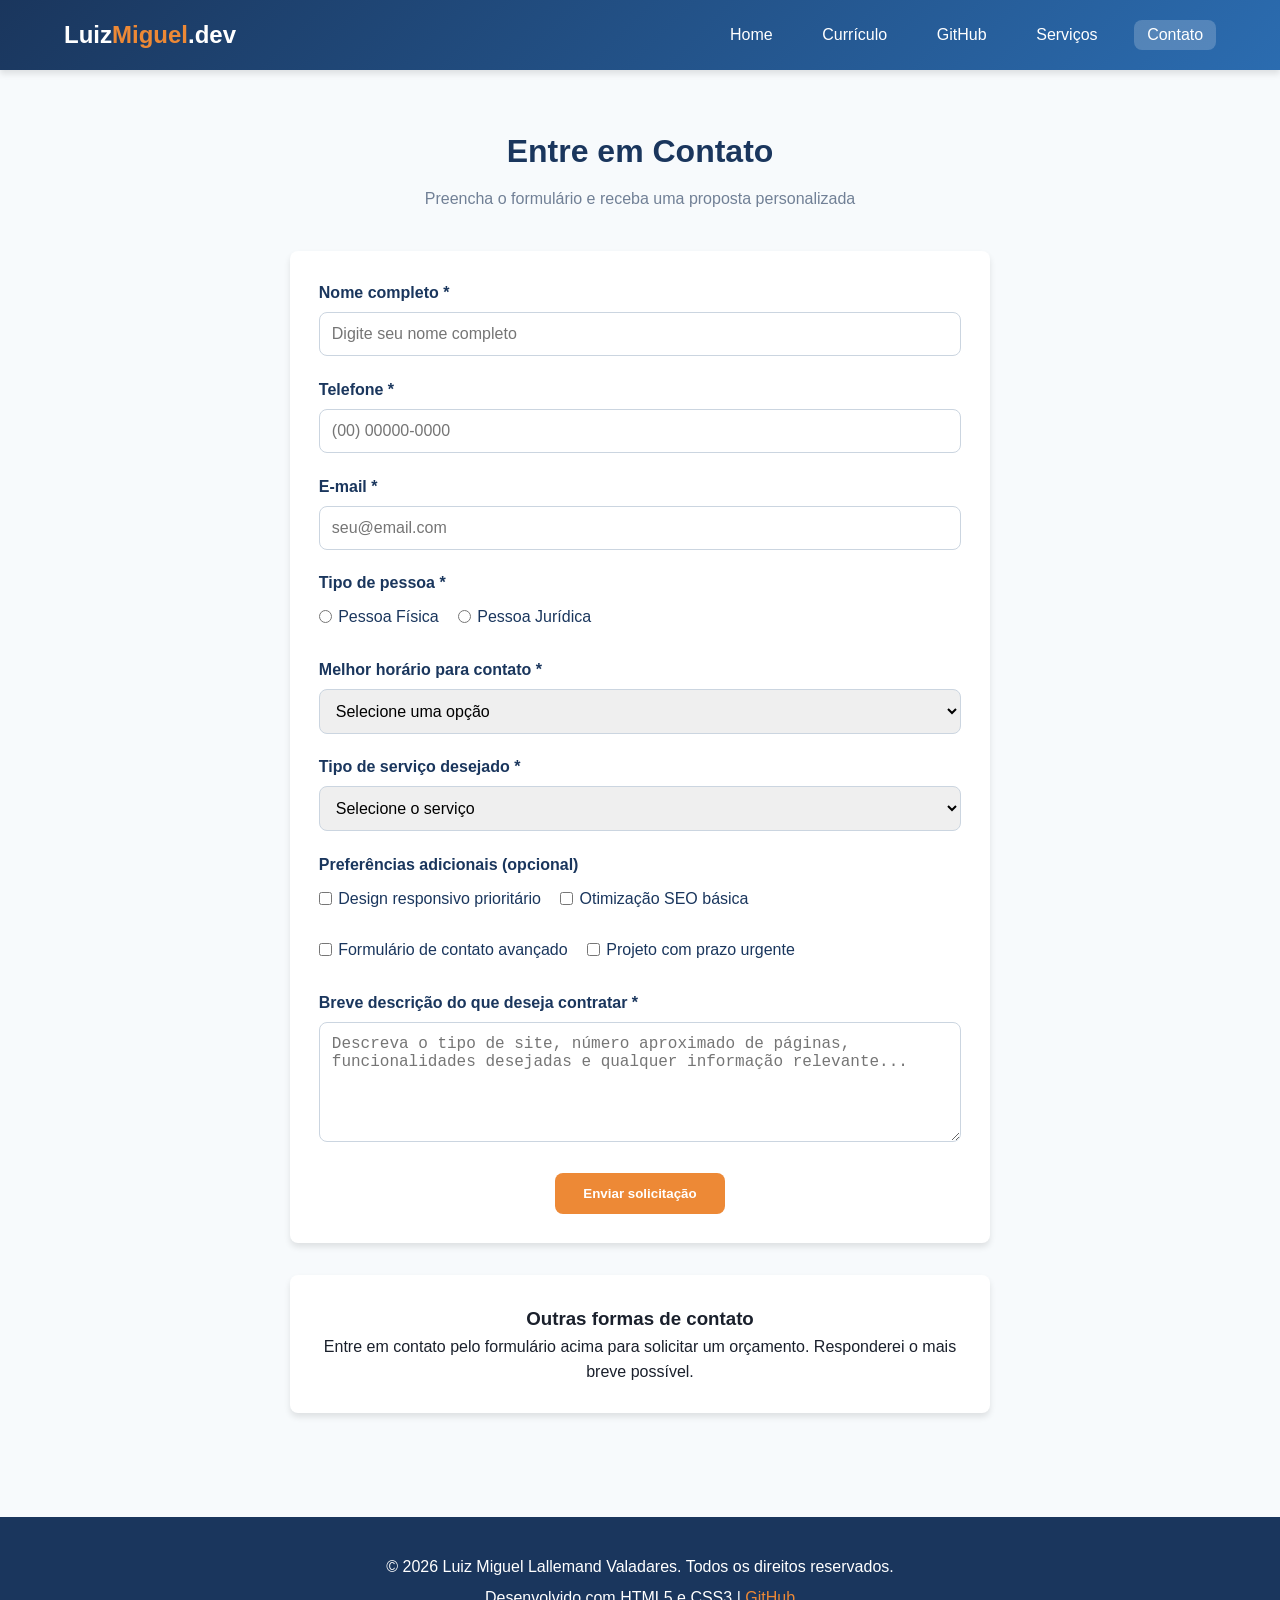
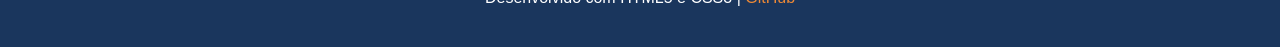
<file: contato.html>
<!DOCTYPE html>
<html lang="pt-BR">
<head>
    <meta charset="UTF-8">
    <meta name="viewport" content="width=device-width, initial-scale=1.0">
    <meta name="description" content="Entre em contato com Luiz Miguel Lallemand Valadares - Solicite orçamento de site">
    <title>Contato | Luiz Miguel Lallemand Valadares</title>
    <link rel="stylesheet" href="styles.css">
</head>
<body>
    <header>
        <div class="container header-content">
            <a href="index.html" class="logo">Luiz<span>Miguel</span>.dev</a>
            <nav>
                <ul>
                    <li><a href="index.html">Home</a></li>
                    <li><a href="curriculo.html">Currículo</a></li>
                    <li><a href="github.html">GitHub</a></li>
                    <li><a href="servicos.html">Serviços</a></li>
                    <li><a href="contato.html" class="active">Contato</a></li>
                </ul>
            </nav>
        </div>
    </header>

    <section>
        <div class="container">
            <h2 class="section-title">Entre em Contato</h2>
            <p class="section-subtitle">Preencha o formulário e receba uma proposta personalizada</p>

            <div class="card" style="max-width: 700px; margin: 0 auto;">
                <form action="#" method="post" onsubmit="event.preventDefault(); alert('Formulário enviado com sucesso! (simulação)');">
                    
                    <div class="form-group">
                        <label for="nome">Nome completo *</label>
                        <input type="text" id="nome" name="nome" placeholder="Digite seu nome completo" required>
                    </div>

                    <div class="form-group">
                        <label for="telefone">Telefone *</label>
                        <input type="tel" id="telefone" name="telefone" placeholder="(00) 00000-0000" required>
                    </div>

                    <div class="form-group">
                        <label for="email">E-mail *</label>
                        <input type="email" id="email" name="email" placeholder="seu@email.com" required>
                    </div>

                    <div class="form-group">
                        <label>Tipo de pessoa *</label>
                        <div class="radio-group">
                            <label>
                                <input type="radio" name="tipo_pessoa" value="fisica" required>
                                Pessoa Física
                            </label>
                            <label>
                                <input type="radio" name="tipo_pessoa" value="juridica">
                                Pessoa Jurídica
                            </label>
                        </div>
                    </div>

                    <div class="form-group">
                        <label for="horario">Melhor horário para contato *</label>
                        <select id="horario" name="horario" required>
                            <option value="" disabled selected>Selecione uma opção</option>
                            <option value="manha">Manhã (08h – 12h)</option>
                            <option value="tarde">Tarde (13h – 18h)</option>
                            <option value="noite">Noite (18h – 21h)</option>
                            <option value="qualquer">Qualquer horário</option>
                        </select>
                    </div>

                    <div class="form-group">
                        <label for="servico">Tipo de serviço desejado *</label>
                        <select id="servico" name="servico" required>
                            <option value="" disabled selected>Selecione o serviço</option>
                            <option value="estatica-1-2">Site estático (1 a 2 páginas)</option>
                            <option value="estatica-3-5">Site estático (3 a 5 páginas)</option>
                            <option value="estatica-mais5">Site estático (mais de 5 páginas)</option>
                            <option value="dinamica">Página / site dinâmico</option>
                            <option value="avancado">Site avançado</option>
                            <option value="outro">Outro / Não sei ainda</option>
                        </select>
                    </div>

                    <div class="form-group">
                        <label>Preferências adicionais (opcional)</label>
                        <div class="checkbox-group">
                            <label>
                                <input type="checkbox" name="preferencias" value="responsivo">
                                Design responsivo prioritário
                            </label>
                            <label>
                                <input type="checkbox" name="preferencias" value="seo">
                                Otimização SEO básica
                            </label>
                            <label>
                                <input type="checkbox" name="preferencias" value="formulario">
                                Formulário de contato avançado
                            </label>
                            <label>
                                <input type="checkbox" name="preferencias" value="urgente">
                                Projeto com prazo urgente
                            </label>
                        </div>
                    </div>

                    <div class="form-group">
                        <label for="descricao">Breve descrição do que deseja contratar *</label>
                        <textarea id="descricao" name="descricao" placeholder="Descreva o tipo de site, número aproximado de páginas, funcionalidades desejadas e qualquer informação relevante..." required></textarea>
                    </div>

                    <div style="text-align: center; margin-top: 1.5rem;">
                        <button type="submit" class="btn">Enviar solicitação</button>
                    </div>
                </form>
            </div>

            <div class="card" style="max-width: 700px; margin: 2rem auto 0; text-align: center;">
                <h3>Outras formas de contato</h3>
                <p>Entre em contato pelo formulário acima para solicitar um orçamento. Responderei o mais breve possível.</p>
            </div>
        </div>
    </section>

    <footer>
        <div class="container">
            <p>&copy; 2026 Luiz Miguel Lallemand Valadares. Todos os direitos reservados.</p>
            <p>Desenvolvido com HTML5 e CSS3 | <a href="https://github.com" target="_blank" rel="noopener">GitHub</a></p>
        </div>
    </footer>
</body>
</html>
</file>
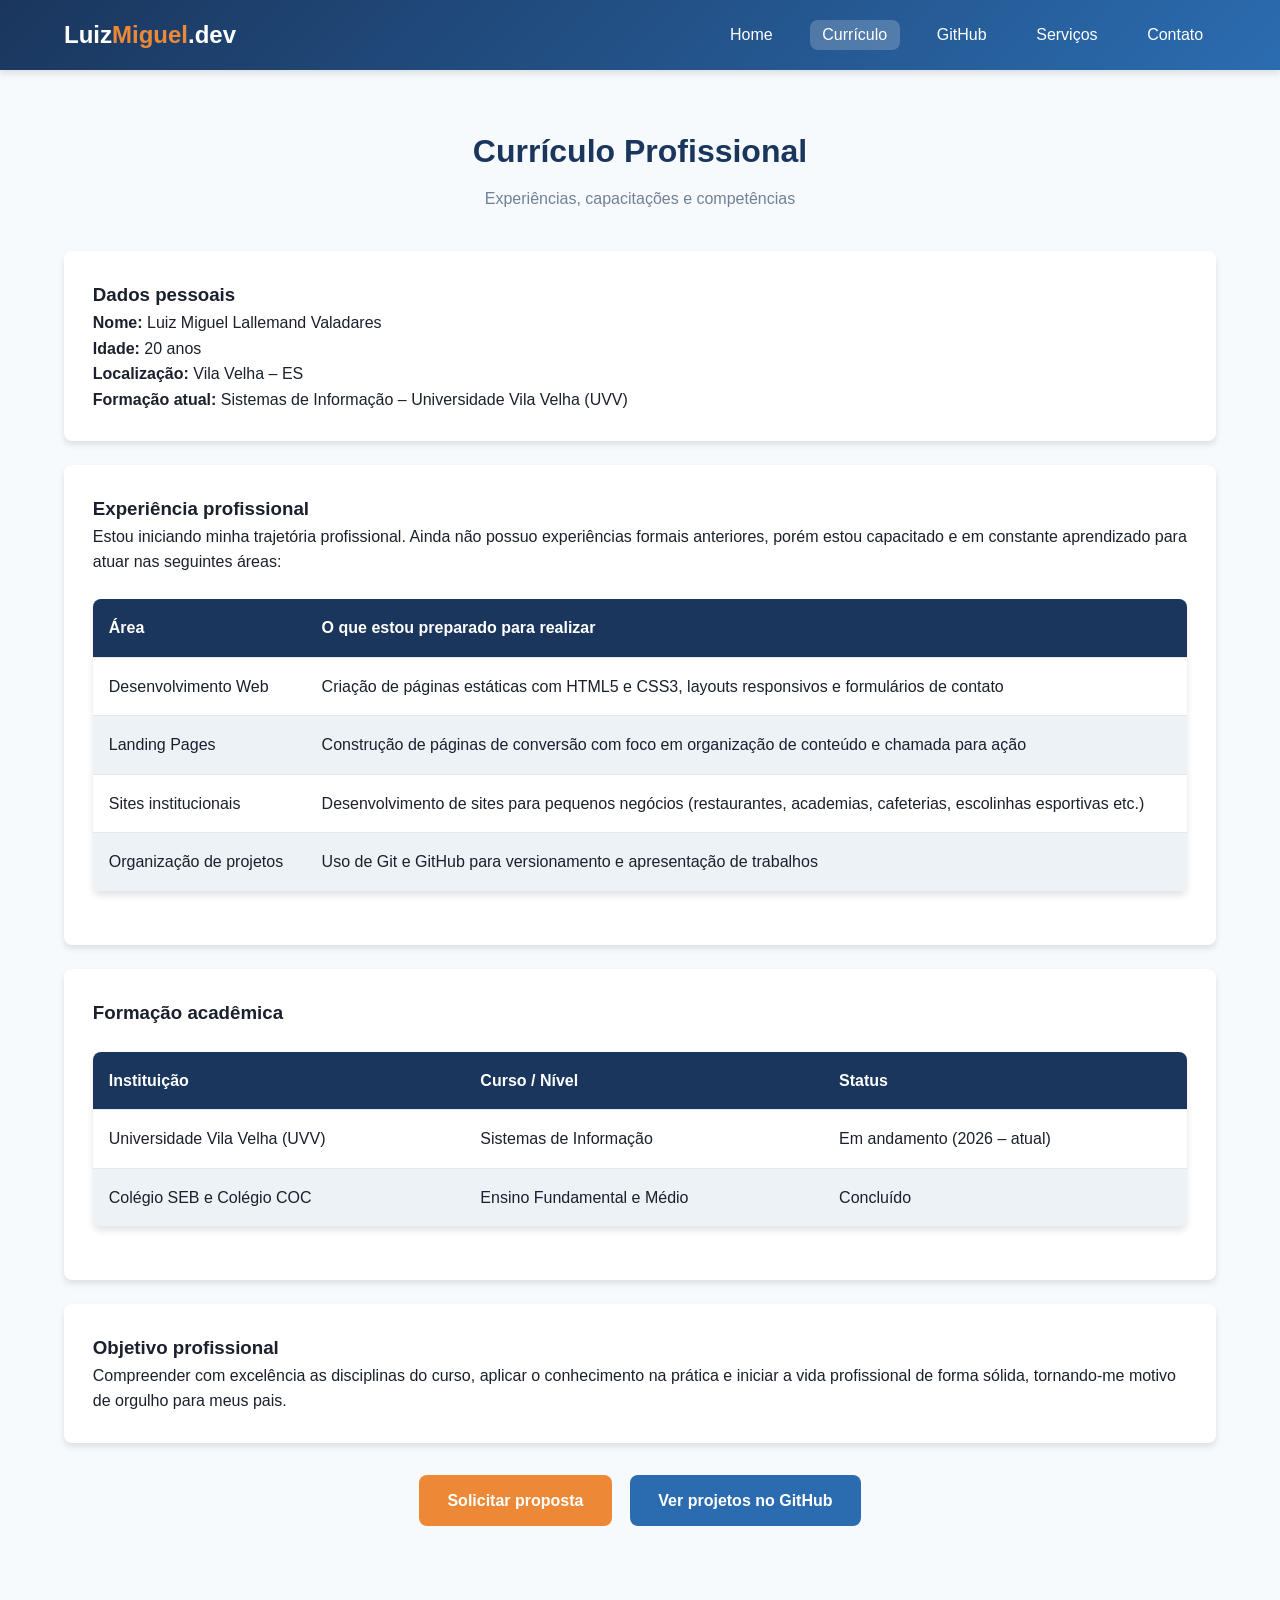
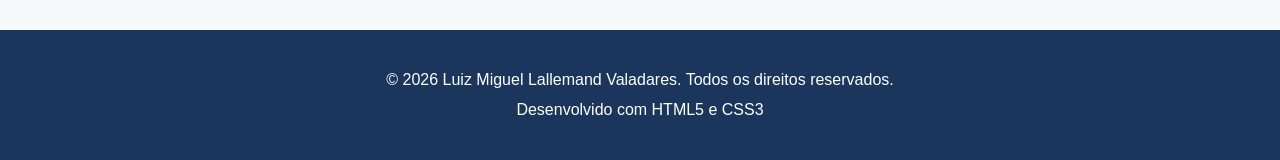
<file: curriculo.html>
<!DOCTYPE html>
<html lang="pt-BR">
<head>
    <meta charset="UTF-8">
    <meta name="viewport" content="width=device-width, initial-scale=1.0">
    <title>Currículo | Luiz Miguel Lallemand Valadares</title>
    <link rel="stylesheet" href="styles.css">
</head>
<body>
    <header>
        <div class="container header-content">
            <a href="index.html" class="logo">Luiz<span>Miguel</span>.dev</a>
            <nav>
                <ul>
                    <li><a href="index.html">Home</a></li>
                    <li><a href="curriculo.html" class="active">Currículo</a></li>
                    <li><a href="github.html">GitHub</a></li>
                    <li><a href="servicos.html">Serviços</a></li>
                    <li><a href="contato.html">Contato</a></li>
                </ul>
            </nav>
        </div>
    </header>

    <section>
        <div class="container">
            <h2 class="section-title">Currículo Profissional</h2>
            <p class="section-subtitle">Experiências, capacitações e competências</p>

            <div class="card">
                <h3>Dados pessoais</h3>
                <p><strong>Nome:</strong> Luiz Miguel Lallemand Valadares</p>
                <p><strong>Idade:</strong> 20 anos</p>
                <p><strong>Localização:</strong> Vila Velha – ES</p>
                <p><strong>Formação atual:</strong> Sistemas de Informação – Universidade Vila Velha (UVV)</p>
            </div>

            <div class="card">
                <h3>Experiência profissional</h3>
                <p>Estou iniciando minha trajetória profissional. Ainda não possuo experiências formais anteriores, porém estou capacitado e em constante aprendizado para atuar nas seguintes áreas:</p>
                <table>
                    <thead>
                        <tr>
                            <th>Área</th>
                            <th>O que estou preparado para realizar</th>
                        </tr>
                    </thead>
                    <tbody>
                        <tr>
                            <td>Desenvolvimento Web</td>
                            <td>Criação de páginas estáticas com HTML5 e CSS3, layouts responsivos e formulários de contato</td>
                        </tr>
                        <tr>
                            <td>Landing Pages</td>
                            <td>Construção de páginas de conversão com foco em organização de conteúdo e chamada para ação</td>
                        </tr>
                        <tr>
                            <td>Sites institucionais</td>
                            <td>Desenvolvimento de sites para pequenos negócios (restaurantes, academias, cafeterias, escolinhas esportivas etc.)</td>
                        </tr>
                        <tr>
                            <td>Organização de projetos</td>
                            <td>Uso de Git e GitHub para versionamento e apresentação de trabalhos</td>
                        </tr>
                    </tbody>
                </table>
            </div>

            <div class="card">
                <h3>Formação acadêmica</h3>
                <table>
                    <thead>
                        <tr>
                            <th>Instituição</th>
                            <th>Curso / Nível</th>
                            <th>Status</th>
                        </tr>
                    </thead>
                    <tbody>
                        <tr>
                            <td>Universidade Vila Velha (UVV)</td>
                            <td>Sistemas de Informação</td>
                            <td>Em andamento (2026 – atual)</td>
                        </tr>
                        <tr>
                            <td>Colégio SEB e Colégio COC</td>
                            <td>Ensino Fundamental e Médio</td>
                            <td>Concluído</td>
                        </tr>
                    </tbody>
                </table>
            </div>

            <div class="card">
                <h3>Objetivo profissional</h3>
                <p>Compreender com excelência as disciplinas do curso, aplicar o conhecimento na prática e iniciar a vida profissional de forma sólida, tornando-me motivo de orgulho para meus pais.</p>
            </div>

            <div style="text-align: center; margin-top: 2rem;">
                <a href="contato.html" class="btn">Solicitar proposta</a>
                <a href="github.html" class="btn" style="background: var(--secondary); margin-left: 0.8rem;">Ver projetos no GitHub</a>
            </div>
        </div>
    </section>

    <footer>
        <div class="container">
            <p>&copy; 2026 Luiz Miguel Lallemand Valadares. Todos os direitos reservados.</p>
            <p>Desenvolvido com HTML5 e CSS3</p>
        </div>
    </footer>
</body>
</html>
</file>
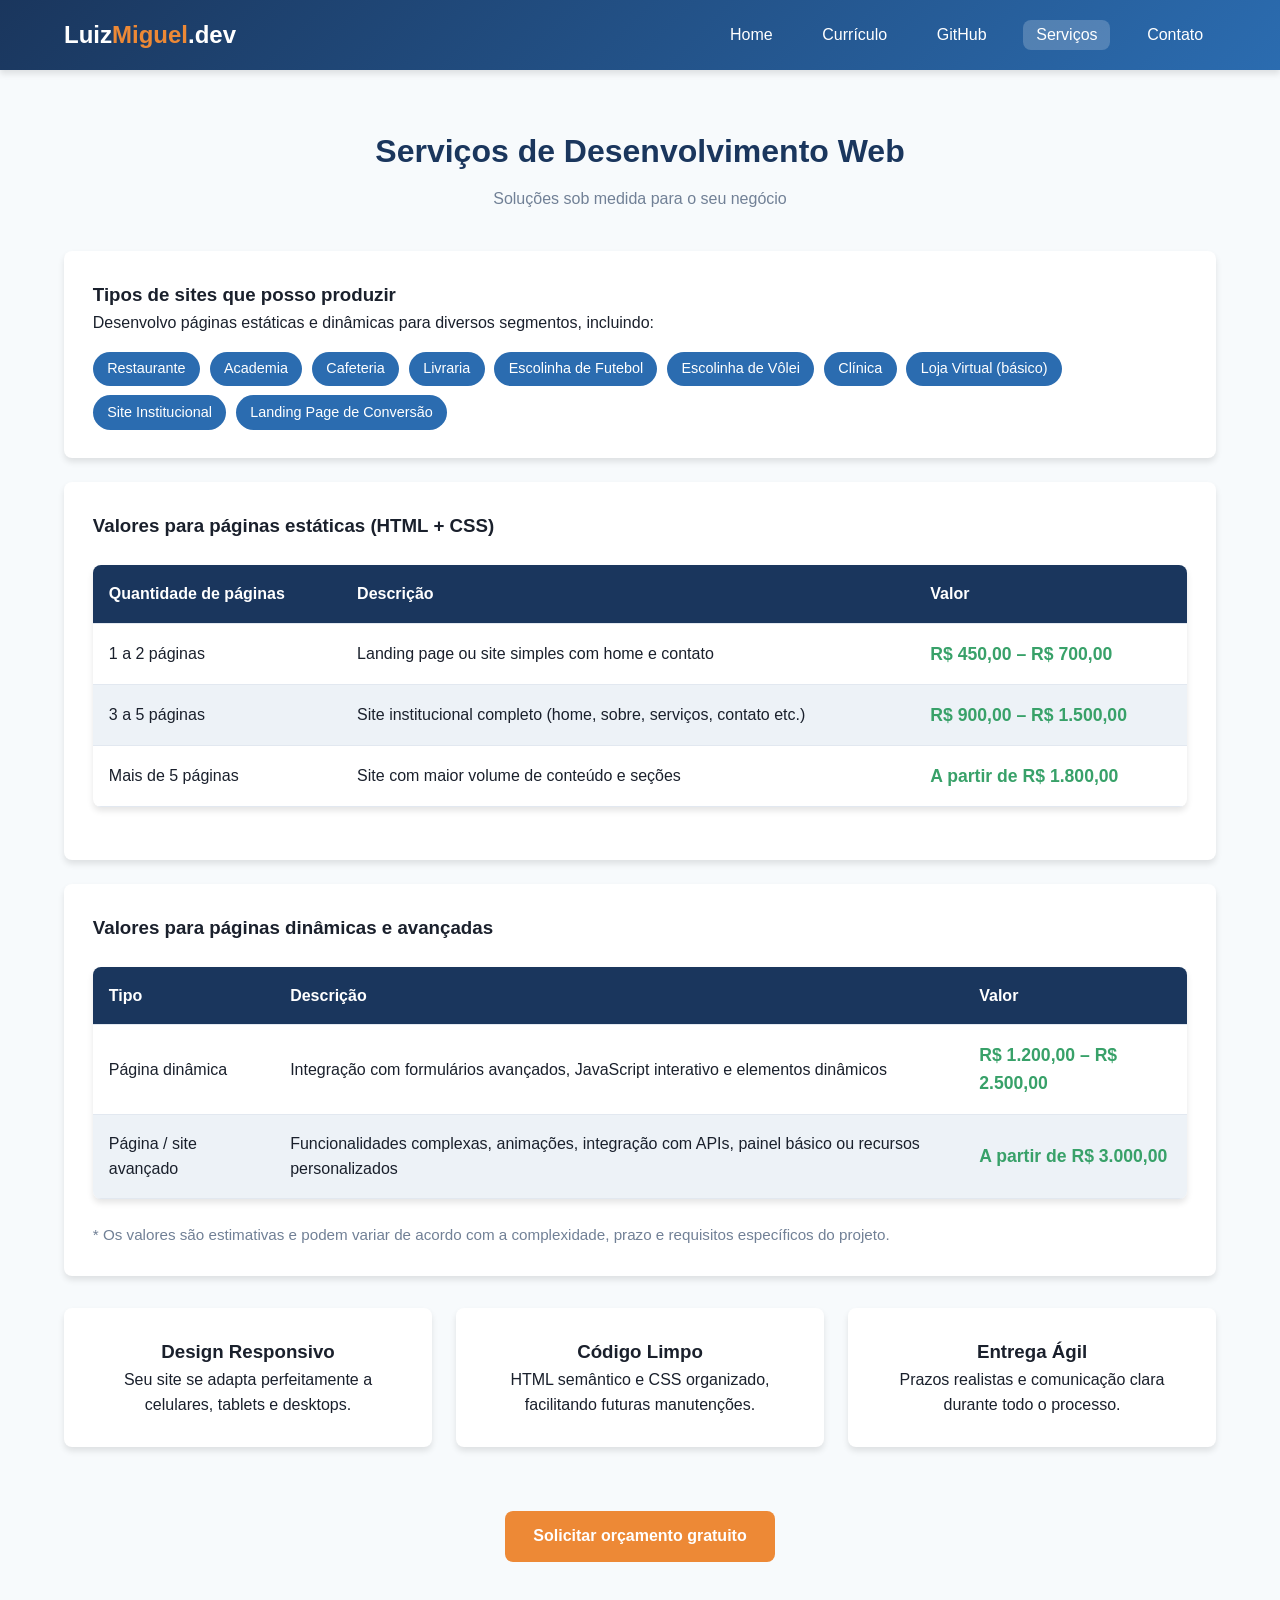
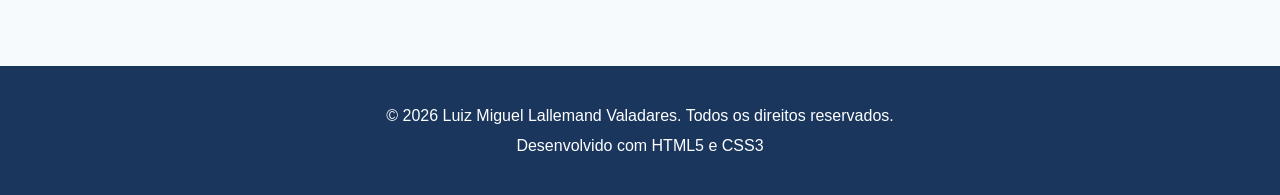
<file: servicos.html>
<!DOCTYPE html>
<html lang="pt-BR">
<head>
    <meta charset="UTF-8">
    <meta name="viewport" content="width=device-width, initial-scale=1.0">
    <title>Serviços | Luiz Miguel Lallemand Valadares</title>
    <link rel="stylesheet" href="styles.css">
</head>
<body>
    <header>
        <div class="container header-content">
            <a href="index.html" class="logo">Luiz<span>Miguel</span>.dev</a>
            <nav>
                <ul>
                    <li><a href="index.html">Home</a></li>
                    <li><a href="curriculo.html">Currículo</a></li>
                    <li><a href="github.html">GitHub</a></li>
                    <li><a href="servicos.html" class="active">Serviços</a></li>
                    <li><a href="contato.html">Contato</a></li>
                </ul>
            </nav>
        </div>
    </header>

    <section>
        <div class="container">
            <h2 class="section-title">Serviços de Desenvolvimento Web</h2>
            <p class="section-subtitle">Soluções sob medida para o seu negócio</p>

            <div class="card">
                <h3>Tipos de sites que posso produzir</h3>
                <p>Desenvolvo páginas estáticas e dinâmicas para diversos segmentos, incluindo:</p>
                <div class="skills-list" style="margin-top: 1rem;">
                    <span class="skill-tag">Restaurante</span>
                    <span class="skill-tag">Academia</span>
                    <span class="skill-tag">Cafeteria</span>
                    <span class="skill-tag">Livraria</span>
                    <span class="skill-tag">Escolinha de Futebol</span>
                    <span class="skill-tag">Escolinha de Vôlei</span>
                    <span class="skill-tag">Clínica</span>
                    <span class="skill-tag">Loja Virtual (básico)</span>
                    <span class="skill-tag">Site Institucional</span>
                    <span class="skill-tag">Landing Page de Conversão</span>
                </div>
            </div>

            <div class="card">
                <h3>Valores para páginas estáticas (HTML + CSS)</h3>
                <table>
                    <thead>
                        <tr>
                            <th>Quantidade de páginas</th>
                            <th>Descrição</th>
                            <th>Valor</th>
                        </tr>
                    </thead>
                    <tbody>
                        <tr>
                            <td>1 a 2 páginas</td>
                            <td>Landing page ou site simples com home e contato</td>
                            <td class="price">R$ 450,00 – R$ 700,00</td>
                        </tr>
                        <tr>
                            <td>3 a 5 páginas</td>
                            <td>Site institucional completo (home, sobre, serviços, contato etc.)</td>
                            <td class="price">R$ 900,00 – R$ 1.500,00</td>
                        </tr>
                        <tr>
                            <td>Mais de 5 páginas</td>
                            <td>Site com maior volume de conteúdo e seções</td>
                            <td class="price">A partir de R$ 1.800,00</td>
                        </tr>
                    </tbody>
                </table>
            </div>

            <div class="card">
                <h3>Valores para páginas dinâmicas e avançadas</h3>
                <table>
                    <thead>
                        <tr>
                            <th>Tipo</th>
                            <th>Descrição</th>
                            <th>Valor</th>
                        </tr>
                    </thead>
                    <tbody>
                        <tr>
                            <td>Página dinâmica</td>
                            <td>Integração com formulários avançados, JavaScript interativo e elementos dinâmicos</td>
                            <td class="price">R$ 1.200,00 – R$ 2.500,00</td>
                        </tr>
                        <tr>
                            <td>Página / site avançado</td>
                            <td>Funcionalidades complexas, animações, integração com APIs, painel básico ou recursos personalizados</td>
                            <td class="price">A partir de R$ 3.000,00</td>
                        </tr>
                    </tbody>
                </table>
                <p style="margin-top: 1rem; font-size: 0.95rem; color: var(--gray);">* Os valores são estimativas e podem variar de acordo com a complexidade, prazo e requisitos específicos do projeto.</p>
            </div>

            <div class="grid-3" style="margin-top: 2rem;">
                <div class="card" style="text-align: center;">
                    <h3>Design Responsivo</h3>
                    <p>Seu site se adapta perfeitamente a celulares, tablets e desktops.</p>
                </div>
                <div class="card" style="text-align: center;">
                    <h3>Código Limpo</h3>
                    <p>HTML semântico e CSS organizado, facilitando futuras manutenções.</p>
                </div>
                <div class="card" style="text-align: center;">
                    <h3>Entrega Ágil</h3>
                    <p>Prazos realistas e comunicação clara durante todo o processo.</p>
                </div>
            </div>

            <div style="text-align: center; margin-top: 2.5rem;">
                <a href="contato.html" class="btn">Solicitar orçamento gratuito</a>
            </div>
        </div>
    </section>

    <footer>
        <div class="container">
            <p>&copy; 2026 Luiz Miguel Lallemand Valadares. Todos os direitos reservados.</p>
            <p>Desenvolvido com HTML5 e CSS3</p>
        </div>
    </footer>
</body>
</html>
</file>
<file: styles.css>
* {
    margin: 0;
    padding: 0;
    box-sizing: border-box;
}

:root {
    --primary: #1a365d;
    --secondary: #2b6cb0;
    --accent: #ed8936;
    --light: #f7fafc;
    --dark: #1a202c;
    --gray: #718096;
    --white: #ffffff;
    --success: #38a169;
    --shadow: 0 4px 6px rgba(0, 0, 0, 0.1);
    --radius: 8px;
}

html {
    scroll-behavior: smooth;
}

body {
    font-family: 'Segoe UI', Tahoma, Geneva, Verdana, sans-serif;
    line-height: 1.6;
    color: var(--dark);
    background-color: var(--light);
}

img {
    max-width: 100%;
    height: auto;
    display: block;
}

a {
    text-decoration: none;
    color: var(--secondary);
    transition: color 0.3s ease;
}

a:hover {
    color: var(--accent);
}

header {
    background: linear-gradient(135deg, var(--primary), var(--secondary));
    color: var(--white);
    padding: 1rem 0;
    position: sticky;
    top: 0;
    z-index: 1000;
    box-shadow: var(--shadow);
}

.container {
    width: 90%;
    max-width: 1200px;
    margin: 0 auto;
}

.header-content {
    display: flex;
    justify-content: space-between;
    align-items: center;
    flex-wrap: wrap;
}

.logo {
    font-size: 1.5rem;
    font-weight: 700;
    color: var(--white);
}

.logo span {
    color: var(--accent);
}

nav ul {
    list-style: none;
    display: flex;
    gap: 1.5rem;
    flex-wrap: wrap;
}

nav a {
    color: var(--white);
    font-weight: 500;
    padding: 0.4rem 0.8rem;
    border-radius: var(--radius);
    transition: background 0.3s ease;
}

nav a:hover,
nav a.active {
    background: rgba(255, 255, 255, 0.2);
    color: var(--white);
}

.hero {
    background: linear-gradient(rgba(26, 54, 93, 0.85), rgba(43, 108, 176, 0.85)),
                url('https://unsplash.com') center/cover no-repeat;
    color: var(--white);
    padding: 5rem 0;
    text-align: center;
}

.hero h1 {
    font-size: 2.5rem;
    margin-bottom: 1rem;
}

.hero p {
    font-size: 1.2rem;
    max-width: 700px;
    margin: 0 auto 2rem;
}

.btn {
    display: inline-block;
    background: var(--accent);
    color: var(--white);
    padding: 0.8rem 1.8rem;
    border-radius: var(--radius);
    font-weight: 600;
    border: none;
    cursor: pointer;
    transition: background 0.3s ease, transform 0.2s ease;
}

.btn:hover {
    background: #dd6b20;
    transform: translateY(-2px);
    color: var(--white);
}

.btn-outline {
    background: transparent;
    border: 2px solid var(--white);
    margin-left: 1rem;
}

.btn-outline:hover {
    background: var(--white);
    color: var(--primary);
}

section {
    padding: 3.5rem 0;
}

.section-title {
    text-align: center;
    font-size: 2rem;
    color: var(--primary);
    margin-bottom: 0.5rem;
}

.section-subtitle {
    text-align: center;
    color: var(--gray);
    margin-bottom: 2.5rem;
}

.card {
    background: var(--white);
    border-radius: var(--radius);
    padding: 1.8rem;
    box-shadow: var(--shadow);
    margin-bottom: 1.5rem;
    transition: transform 0.3s ease;
}

.card:hover {
    transform: translateY(-5px);
}

.grid-2 {
    display: grid;
    grid-template-columns: repeat(auto-fit, minmax(300px, 1fr));
    gap: 2rem;
}

.grid-3 {
    display: grid;
    grid-template-columns: repeat(auto-fit, minmax(250px, 1fr));
    gap: 1.5rem;
}

/* Customização exata baseada na janela de perfil do GitHub */
.profile-img {
    width: 260px;
    height: 260px;
    border-radius: 50%;
    object-fit: cover;
    object-position: top center;
    background-color: #0d1117;
    border: 4px solid var(--primary);
    margin: 0 auto 1.5rem;
    box-shadow: var(--shadow);
}

.skills-list {
    display: flex;
    flex-wrap: wrap;
    gap: 0.6rem;
    margin-top: 1rem;
}

.skill-tag {
    background: var(--secondary);
    color: var(--white);
    padding: 0.35rem 0.9rem;
    border-radius: 20px;
    font-size: 0.9rem;
}

table {
    width: 100%;
    border-collapse: collapse;
    background: var(--white);
    box-shadow: var(--shadow);
    border-radius: var(--radius);
    overflow: hidden;
    margin: 1.5rem 0;
}

th, td {
    padding: 1rem;
    text-align: left;
    border-bottom: 1px solid #e2e8f0;
}

th {
    background: var(--primary);
    color: var(--white);
    font-weight: 600;
}

tr:nth-child(even) {
    background: #edf2f7;
}

tr:hover {
    background: #e2e8f0;
}

.price {
    font-weight: 700;
    color: var(--success);
    font-size: 1.1rem;
}

.form-group {
    margin-bottom: 1.3rem;
}

label {
    display: block;
    margin-bottom: 0.4rem;
    font-weight: 600;
    color: var(--primary);
}

input[type="text"],
input[type="email"],
input[type="tel"],
select,
textarea {
    width: 100%;
    padding: 0.75rem;
    border: 1px solid #cbd5e0;
    border-radius: var(--radius);
    font-size: 1rem;
    transition: border-color 0.3s ease;
}

input:focus,
select:focus,
textarea:focus {
    outline: none;
    border-color: var(--secondary);
    box-shadow: 0 0 0 3px rgba(43, 108, 176, 0.2);
}

textarea {
    min-height: 120px;
    resize: vertical;
}

.radio-group,
.checkbox-group {
    display: flex;
    flex-wrap: wrap;
    gap: 1.2rem;
    margin-top: 0.5rem;
}

.radio-group label,
.checkbox-group label {
    font-weight: 400;
    display: flex;
    align-items: center;
    gap: 0.4rem;
    cursor: pointer;
}

.media-container {
    max-width: 640px;
    margin: 1.5rem auto;
}

.media-container iframe,
.media-container video,
.media-container audio {
    width: 100%;
    border-radius: var(--radius);
}

footer {
    background: var(--primary);
    color: var(--white);
    text-align: center;
    padding: 2rem 0;
    margin-top: 3rem;
}

footer a {
    color: var(--accent);
}

footer p {
    margin: 0.3rem 0;
}

@media (max-width: 768px) {
    .header-content {
        flex-direction: column;
        gap: 1rem;
    }
    nav ul {
        justify-content: center;
        gap: 0.8rem;
    }
    .hero h1 {
        font-size: 1.8rem;
    }
    .hero p {
        font-size: 1rem;
    }
    .btn-outline {
        margin-left: 0;
        margin-top: 0.8rem;
        display: block;
    }
    section {
        padding: 2.5rem 0;
    }
    .section-title {
        font-size: 1.6rem;
    }
    table {
        font-size: 0.9rem;
    }
    th, td {
        padding: 0.7rem;
    }
}

@media (max-width: 480px) {
    .container {
        width: 95%;
    }
    .hero {
        padding: 3.5rem 0;
    }
    .profile-img {
        width: 260px;
        height: 260px;
    }
}
</file>
